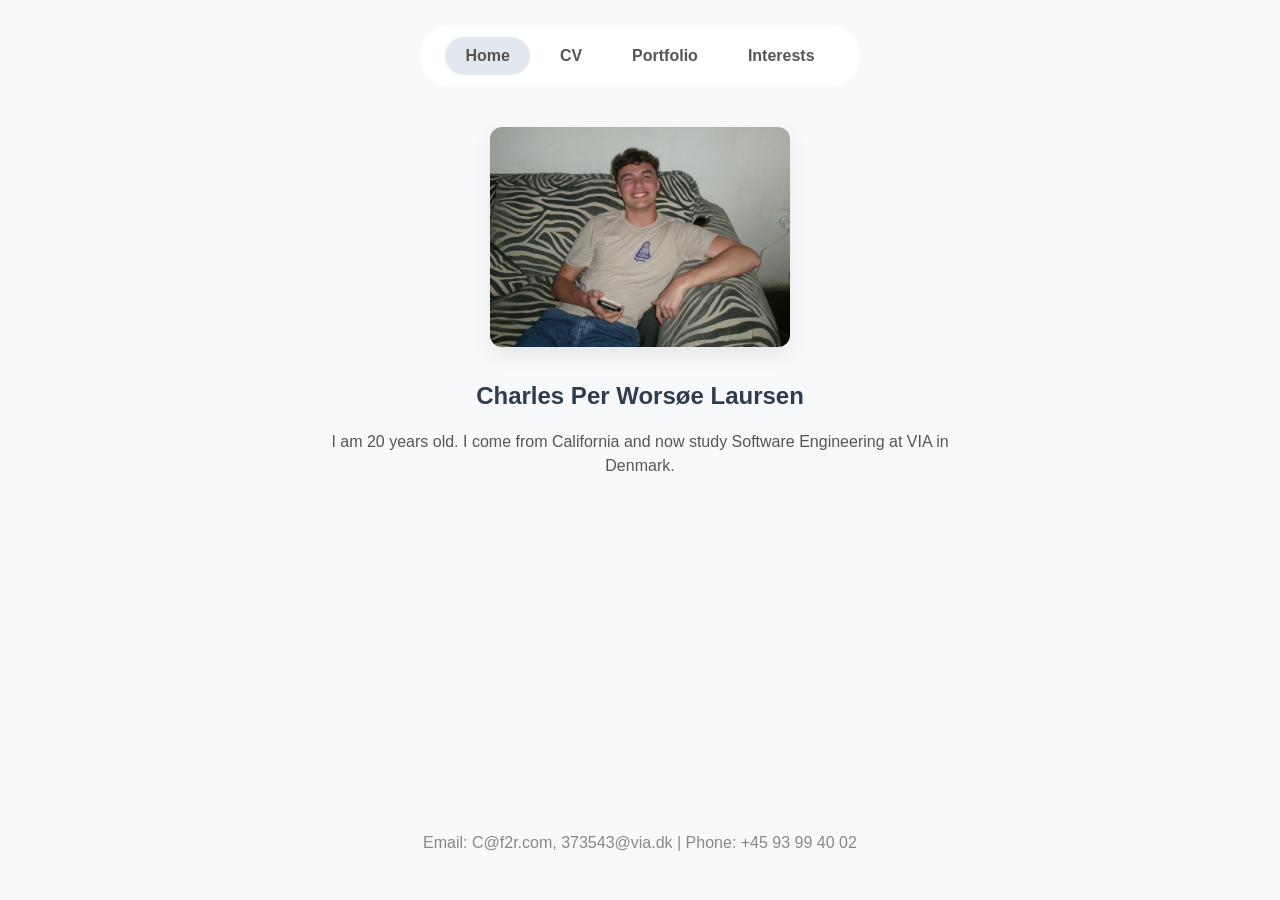
<file: index.html>
<!DOCTYPE html>
<html lang="en">
<head>
    <meta charset="UTF-8">
    <meta name="viewport" content="width=device-width, initial-scale=1.0">
    <title>Charlie Laursen</title>
    <link rel="stylesheet" href="style.css">
</head>
<body>

    <header>
        <nav>
            <a href="index.html" class="active">Home</a>
            <a href="cv.html">CV</a>
            <a href="portfolio.html">Portfolio</a>
            <a href="interests.html">Interests</a>
        </nav>
    </header>

    <main>
        <section>
            <img src="images/couch.jpg" alt="Charlie Laursen">
            <h1>Charles Per Worsøe Laursen</h1>
            <p>I am 20 years old. I come from California and now study Software Engineering at VIA in Denmark.</p>
        </section>
    </main>

    <footer>
        <p>Email: C@f2r.com, 373543@via.dk | Phone: +45 93 99 40 02</p>
    </footer>

</body>
</html>
</file>
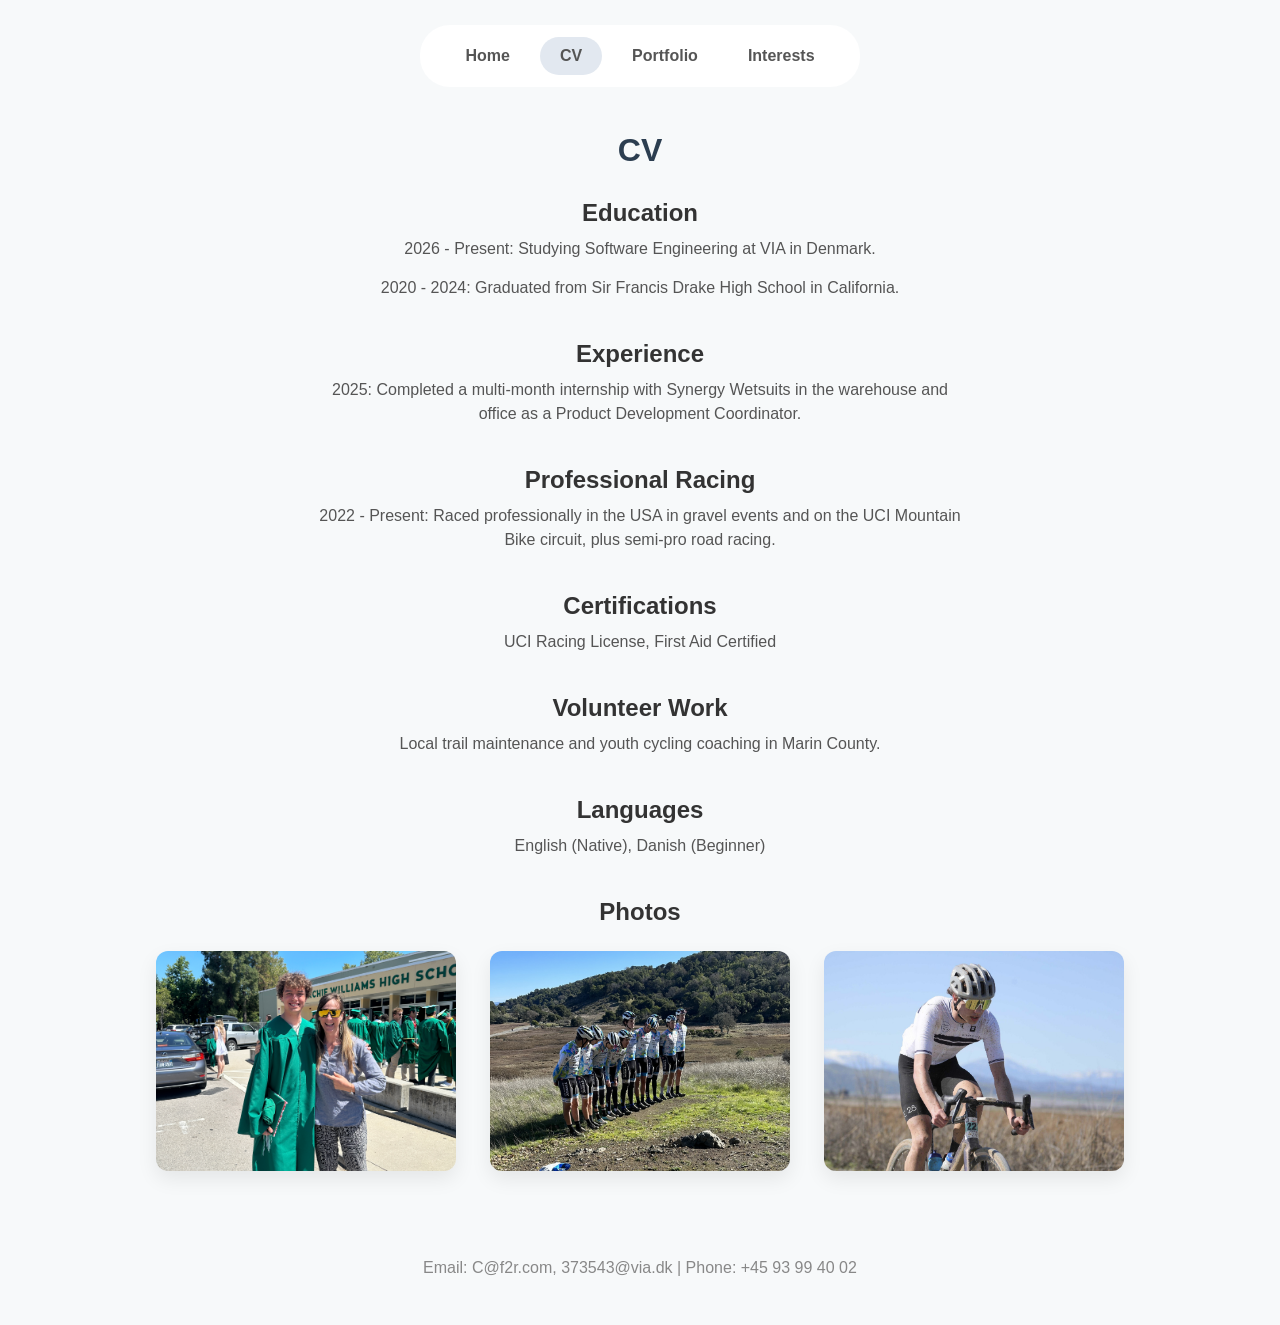
<file: cv.html>
<!DOCTYPE html>
<html lang="en">
<head>
    <meta charset="UTF-8">
    <meta name="viewport" content="width=device-width, initial-scale=1.0">
    <title>CV - Charlie Laursen</title>
    <link rel="stylesheet" href="style.css">
</head>
<body>

    <header>
        <nav>
            <a href="index.html">Home</a>
            <a href="cv.html" class="active">CV</a>
            <a href="portfolio.html">Portfolio</a>
            <a href="interests.html">Interests</a>
        </nav>
    </header>

    <main>
        <h1>CV</h1>

        <section>
            <h2>Education</h2>
            <p>2026 - Present: Studying Software Engineering at VIA in Denmark.</p>
            <p>2020 - 2024: Graduated from Sir Francis Drake High School in California.</p>
        </section>

        <section>
            <h2>Experience</h2>
            <p>2025: Completed a multi-month internship with Synergy Wetsuits in the warehouse and office as a Product Development Coordinator.</p>
        </section>

        <section>
            <h2>Professional Racing</h2>
            <p>2022 - Present: Raced professionally in the USA in gravel events and on the UCI Mountain Bike circuit, plus semi-pro road racing.</p>
        </section>

        <section>
            <h2>Certifications</h2>
            <p>UCI Racing License, First Aid Certified</p>
        </section>

        <section>
            <h2>Volunteer Work</h2>
            <p>Local trail maintenance and youth cycling coaching in Marin County.</p>
        </section>

        <section>
            <h2>Languages</h2>
            <p>English (Native), Danish (Beginner)</p>
        </section>

        <section class="grid">
            <h2>Photos</h2>
            <img src="images/hsgraduation.jpg" alt="High school graduation">
            <img src="images/team_photo.jpg" alt="UCI Mountain Bike team">
            <img src="images/gravel.jpg" alt="Gravel bike racing">
        </section>
    </main>

    <footer>
        <p>Email: C@f2r.com, 373543@via.dk | Phone: +45 93 99 40 02</p>
    </footer>

</body>
</html>
</file>
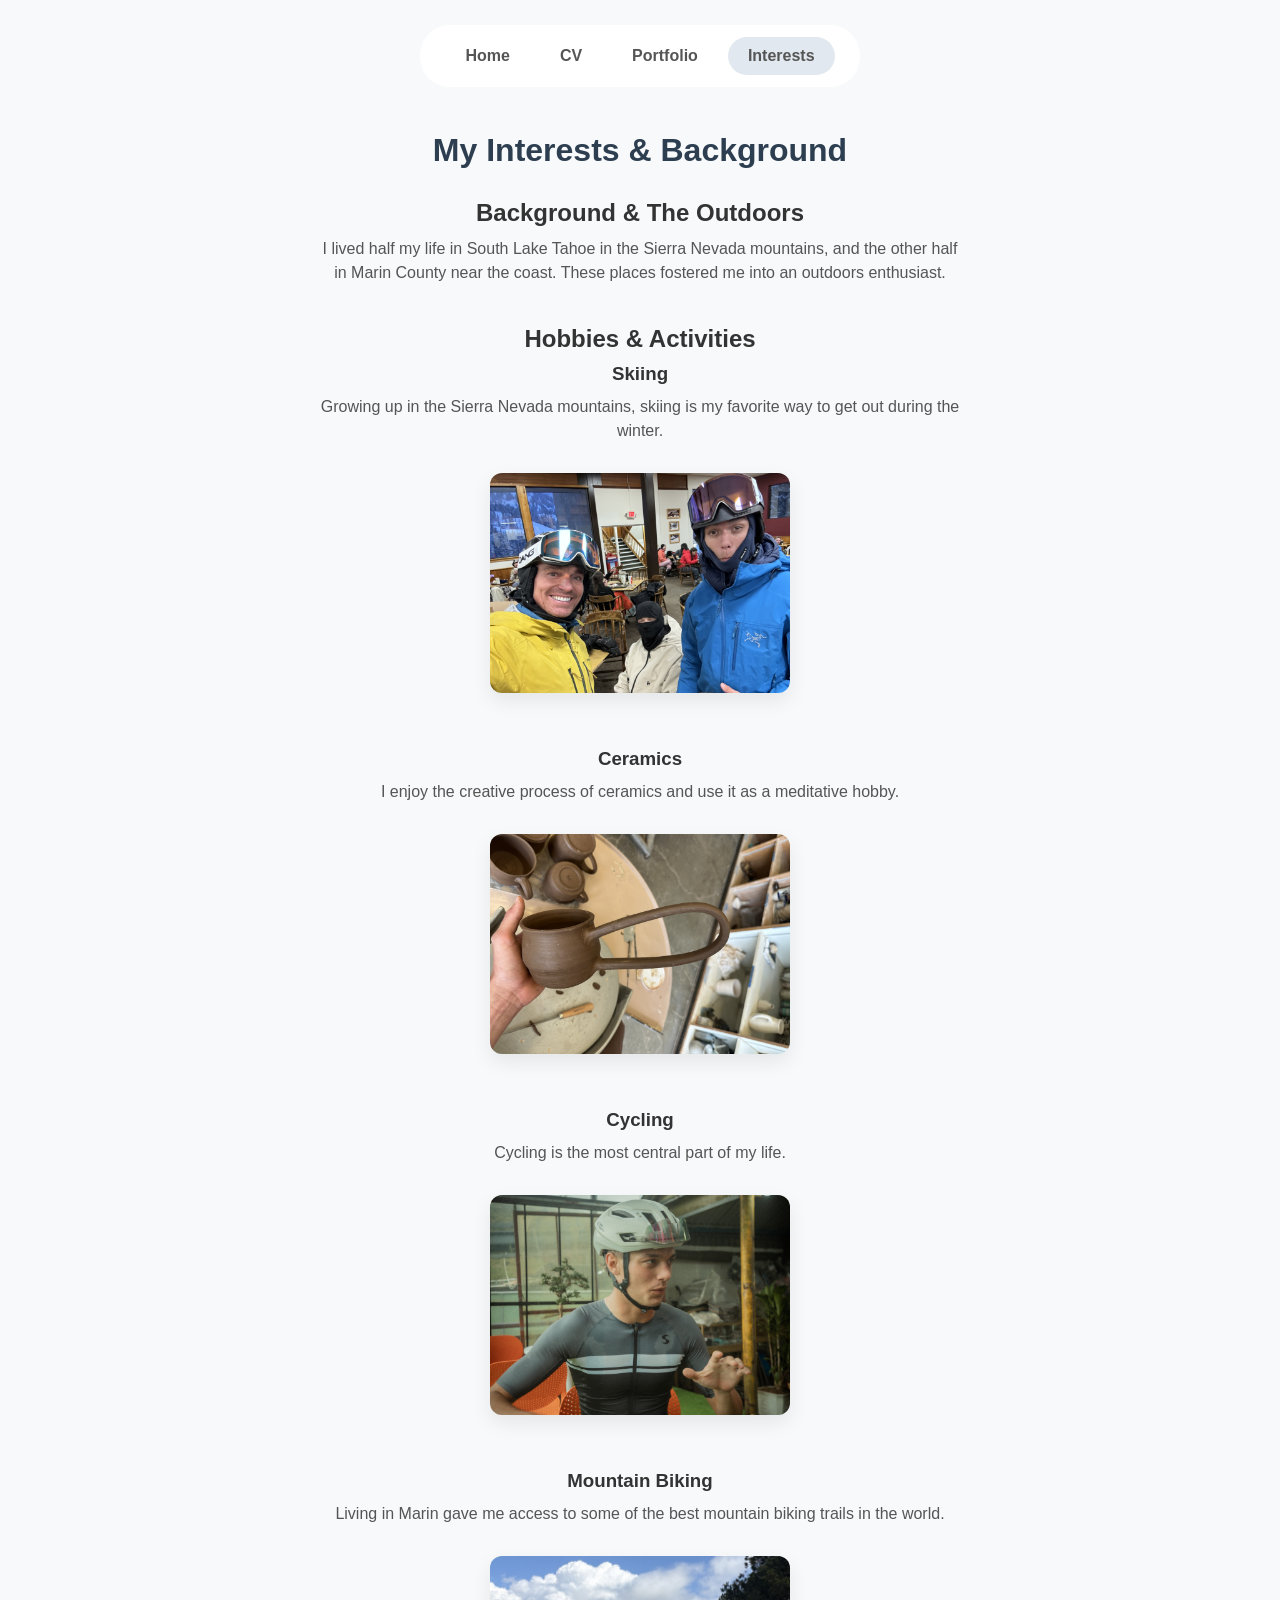
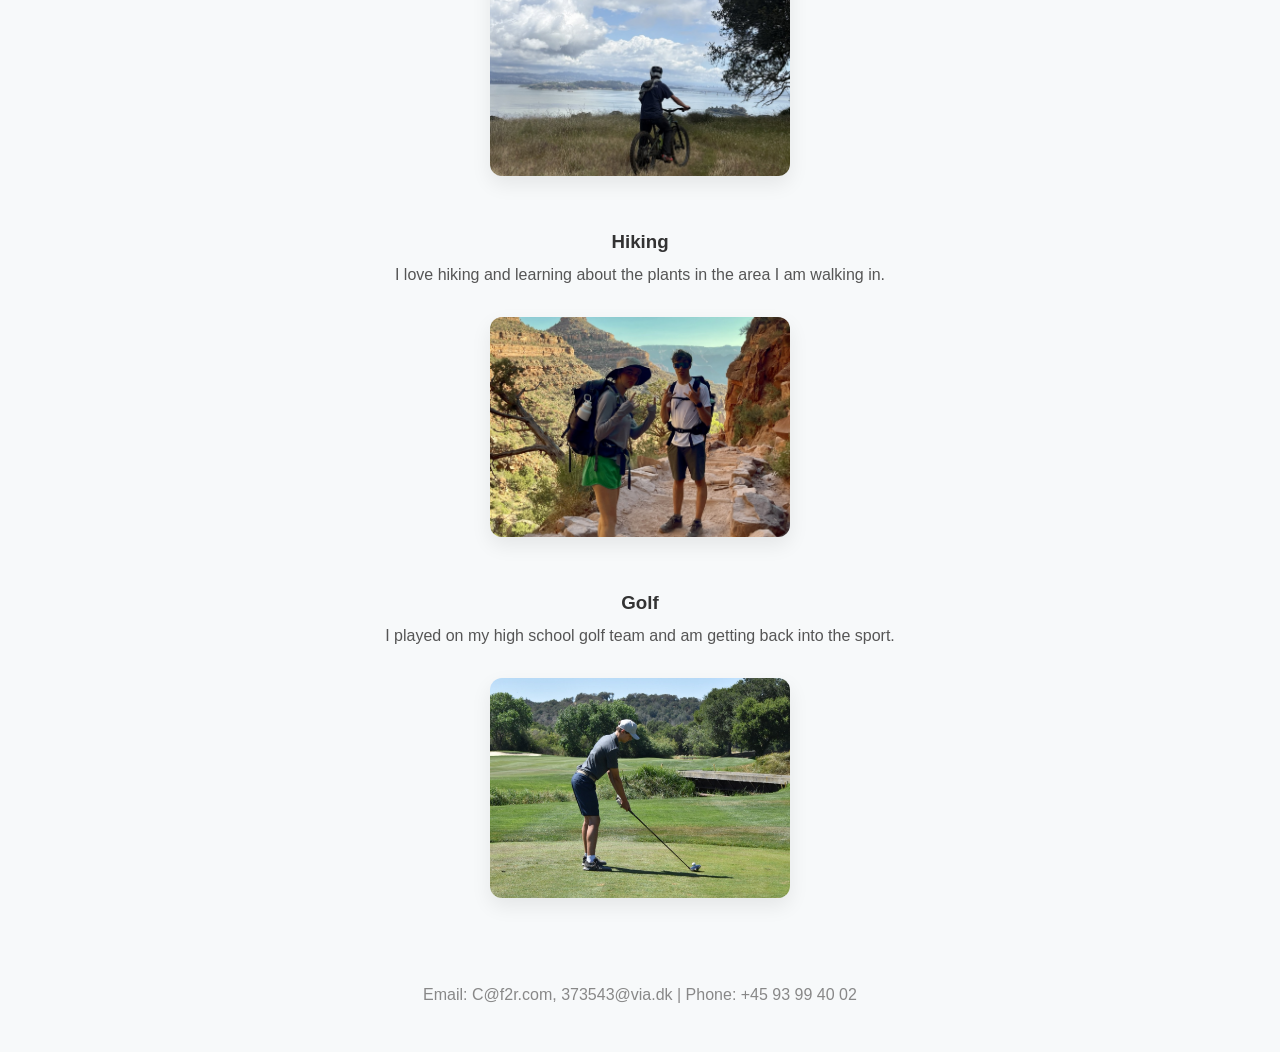
<file: interests.html>
<!DOCTYPE html>
<html lang="en">
<head>
    <meta charset="UTF-8">
    <meta name="viewport" content="width=device-width, initial-scale=1.0">
    <title>My Interests</title>
    <link rel="stylesheet" href="style.css">
</head>
<body>

    <header>
        <nav>
            <a href="index.html">Home</a>
            <a href="cv.html">CV</a>
            <a href="portfolio.html">Portfolio</a>
            <a href="interests.html" class="active">Interests</a>
        </nav>
    </header>

    <main>
        <h1>My Interests & Background</h1>

        <section>
            <h2>Background & The Outdoors</h2>
            <p>I lived half my life in South Lake Tahoe in the Sierra Nevada mountains, and the other half in Marin County near the coast. These places fostered me into an outdoors enthusiast.</p>
        </section>

        <h2>Hobbies & Activities</h2>

        <div class="grid">
            <section>
                <h3>Skiing</h3>
                <p>Growing up in the Sierra Nevada mountains, skiing is my favorite way to get out during the winter.</p>
                <img src="images/ski.jpg" alt="Skiing with friends"> 
            </section>

            <section>
                <h3>Ceramics</h3>
                <p>I enjoy the creative process of ceramics and use it as a meditative hobby.</p>
                <img src="images/pottery.jpg" alt="Handmade ceramic mug"> 
            </section>

            <section>
                <h3>Cycling</h3>
                <p>Cycling is the most central part of my life.</p>
                <img src="images/cycle.jpg" alt="Cycling"> 
            </section>

            <section>
                <h3>Mountain Biking</h3>
                <p>Living in Marin gave me access to some of the best mountain biking trails in the world.</p>
                <img src="images/mountain_bike.jpg" alt="Mountain biking picture"> 
            </section>

            <section>
                <h3>Hiking</h3>
                <p>I love hiking and learning about the plants in the area I am walking in.</p>
                <img src="images/hiking.jpg" alt="Canyon trail hike"> 
            </section>

            <section>
                <h3>Golf</h3>
                <p>I played on my high school golf team and am getting back into the sport.</p>
                <img src="images/golf2.jpg" alt="Golf picture"> 
            </section>
        </div>
    </main>

    <footer>
        <p>Email: C@f2r.com, 373543@via.dk | Phone: +45 93 99 40 02</p>
    </footer>

</body>
</html>
</file>
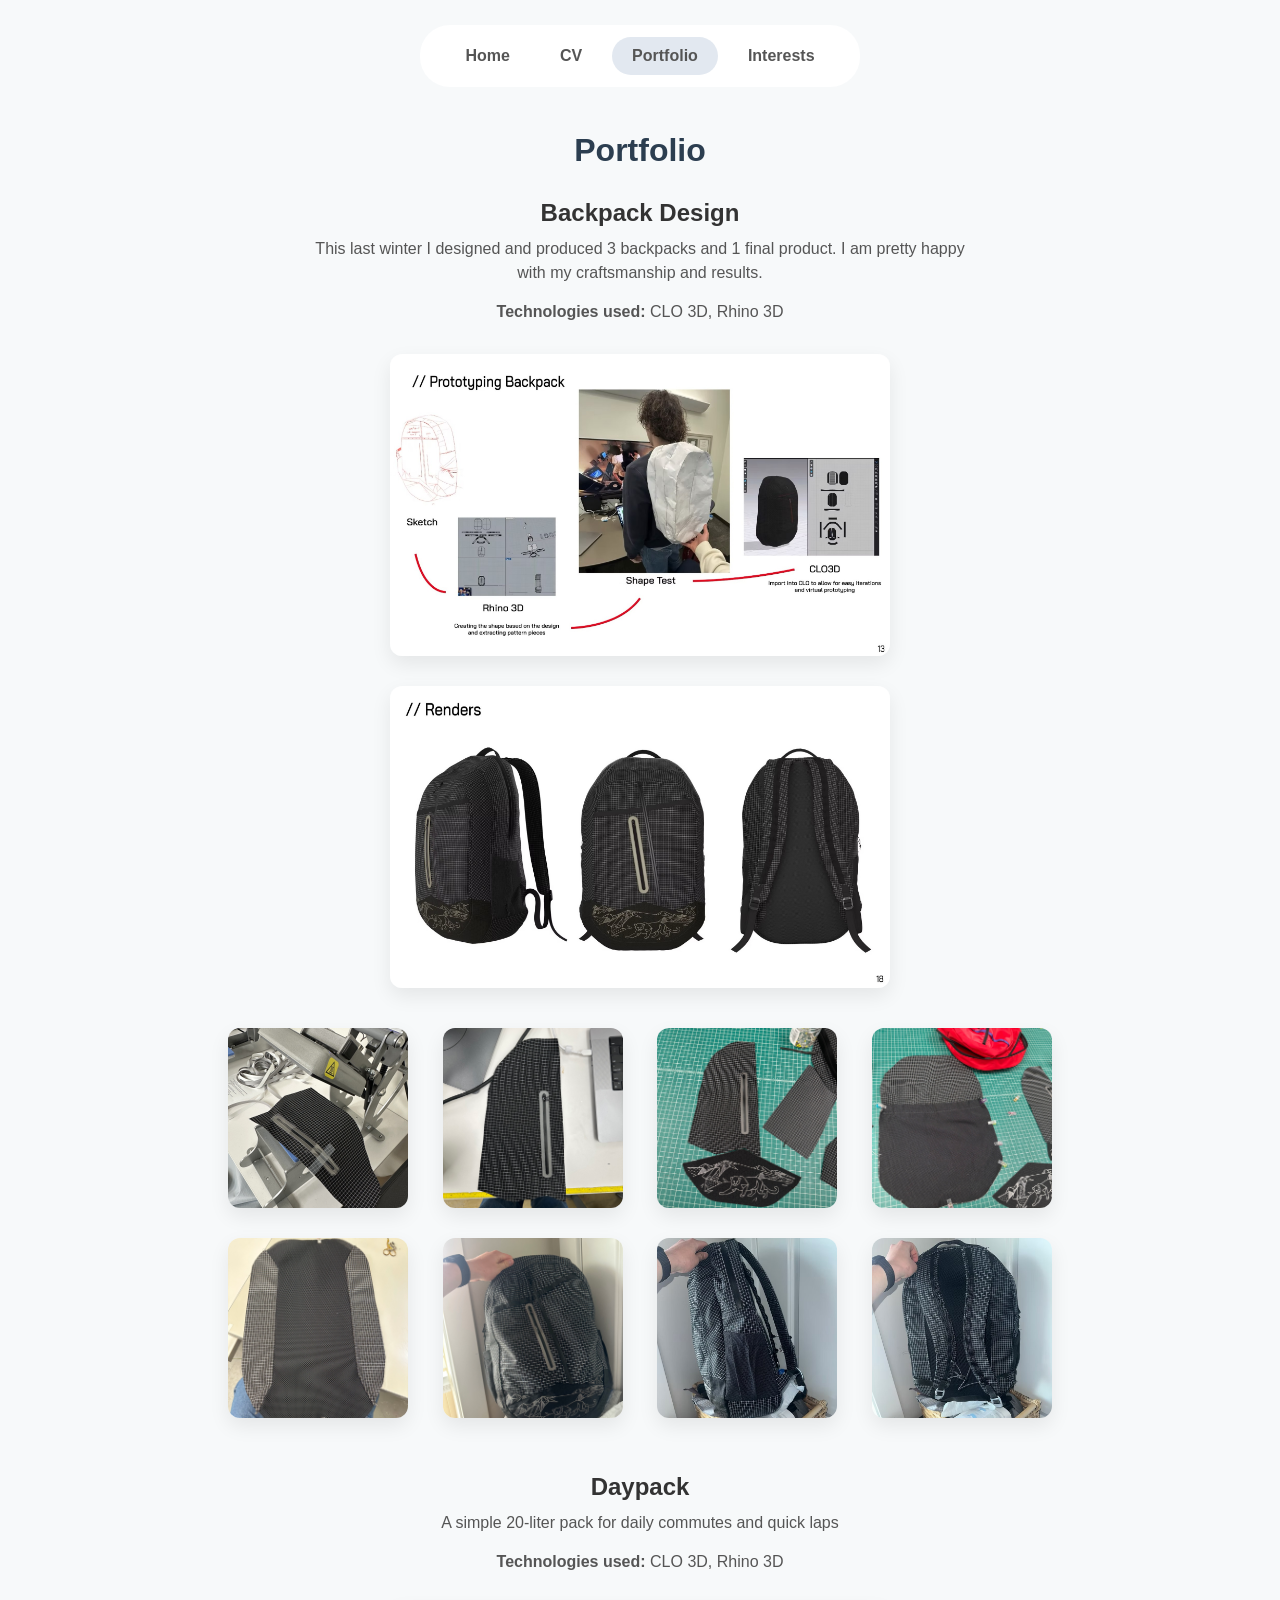
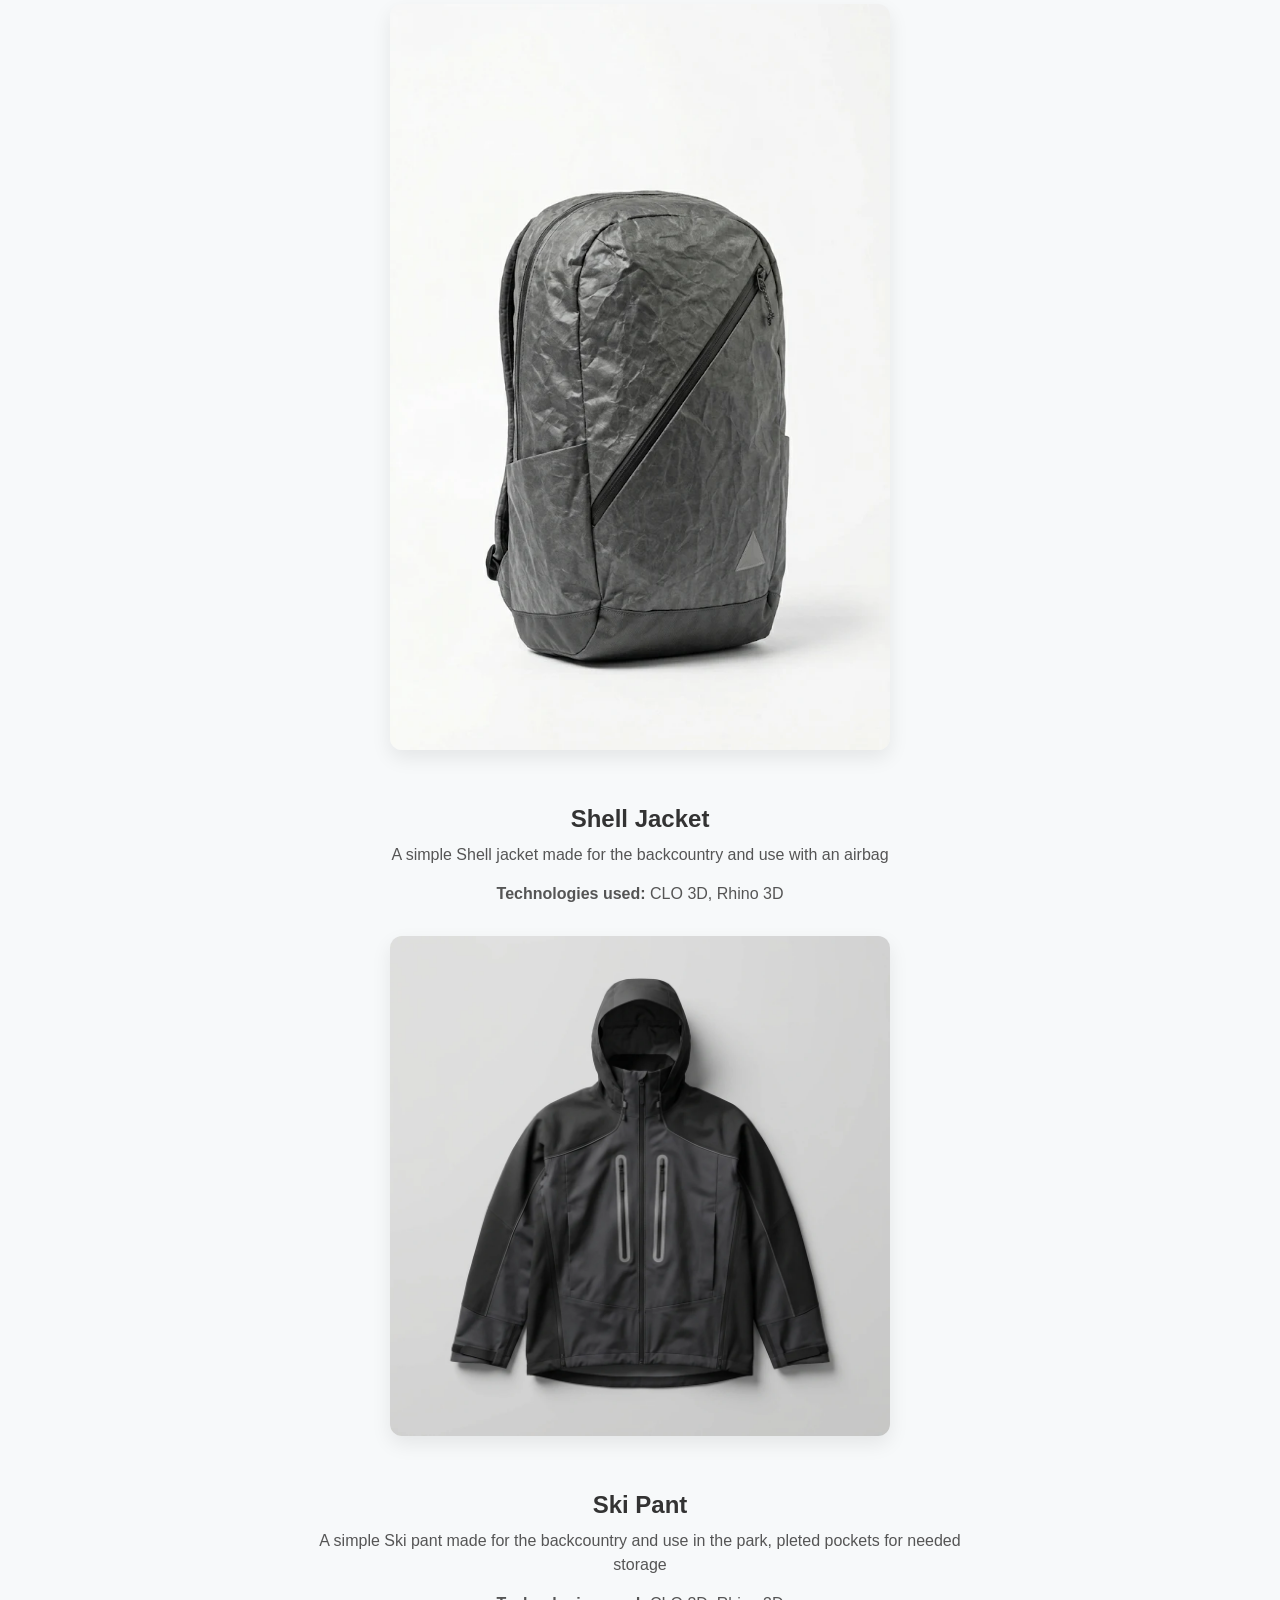
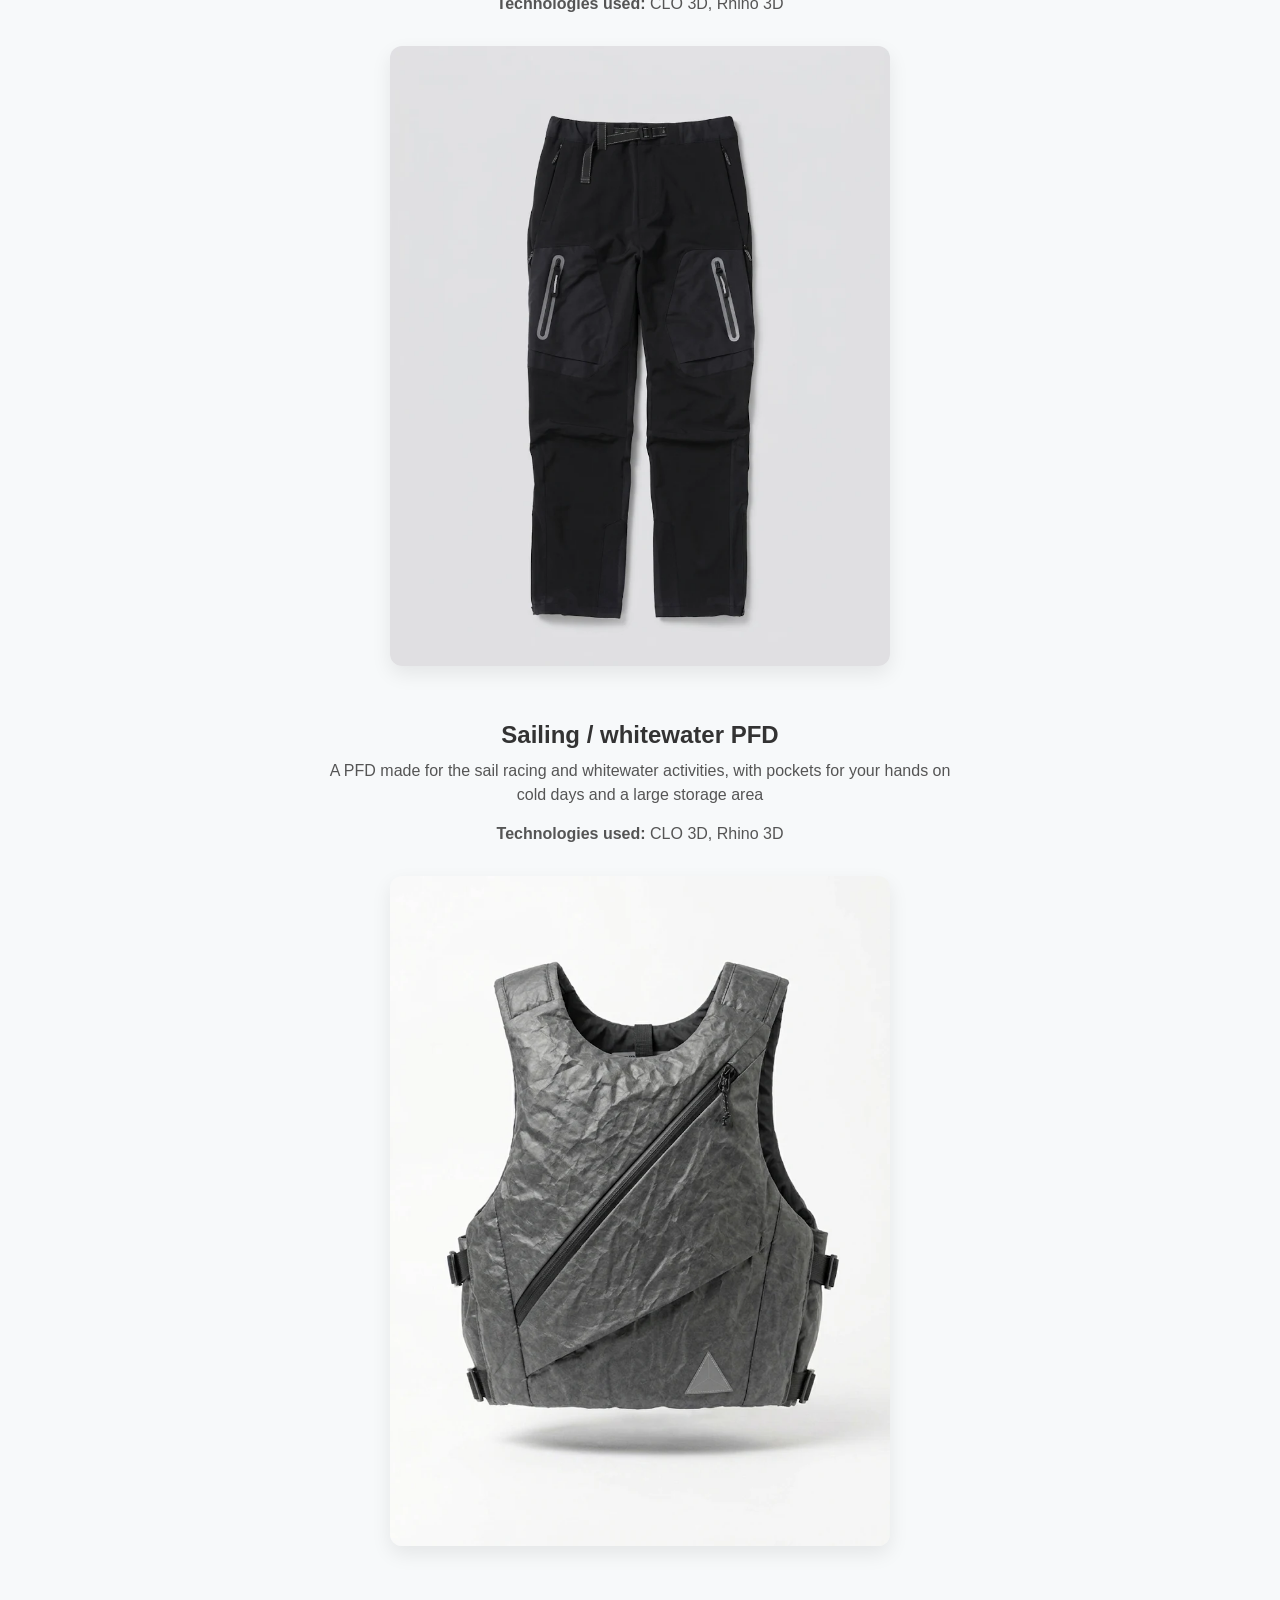
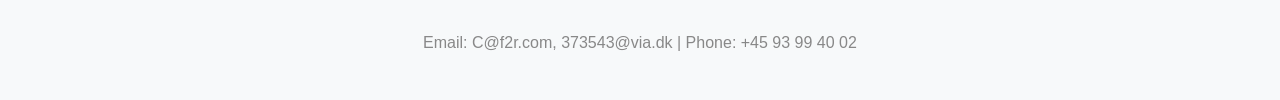
<file: portfolio.html>
<!DOCTYPE html>
<html lang="en">
<head>
    <meta charset="UTF-8">
    <meta name="viewport" content="width=device-width, initial-scale=1.0">
    <title>Portfolio - Charlie Laursen</title>
    <link rel="stylesheet" href="style.css">
</head>
<body>

    <header>
        <nav>
            <a href="index.html">Home</a>
            <a href="cv.html">CV</a>
            <a href="portfolio.html" class="active">Portfolio</a>
            <a href="interests.html">Interests</a>
        </nav>
    </header>

    <main>
        <h1>Portfolio</h1>

        <section>
            <h2>Backpack Design</h2>
            <p>This last winter I designed and produced 3 backpacks and 1 final product. I am pretty happy with my craftsmanship and results.</p>
            <p><strong>Technologies used:</strong> CLO 3D, Rhino 3D</p>

            
            <h3>
                <img src="images/Backpack1.jpg" alt="Backpack prototyping process from sketch to Rhino 3D and CLO 3D" class="large-img">
                <img src="images/backpack_render.jpg" alt="3D renders of the final backpack design" class="large-img">
            </h3>

    
            <div>
                <img src="images/Backpack9.jpg" alt="Backpack Making" class="small-img">
                <img src="images/Backpack6.jpg" alt="Backpack Making" class="small-img">
                <img src="images/Backpack7.jpg" alt="Backpack Making" class="small-img">
                <img src="images/Backpack4.jpg" alt="Backpack Making" class="small-img">
                <img src="images/Backpack8.jpg" alt="Backpack Making" class="small-img">
                <img src="images/Backpack3.jpg" alt="Backpack Making" class="small-img">
                <img src="images/Backpack2.jpg" alt="Backpack Making" class="small-img">
                <img src="images/Backpack5.jpg" alt="Backpack Making" class="small-img">
            </div>
        </section>

        <section>
            <h2>Daypack</h2>
            <p>A simple 20-liter pack for daily commutes and quick laps</p>
             <p><strong>Technologies used:</strong> CLO 3D, Rhino 3D</p>
            <div class="grid">
                <img src="images/daypack.jpg" alt="Daypack" class="large-img">
            </div>
        </section>

          <section>
            <h2>Shell Jacket</h2>
            <p>A simple Shell jacket made for the backcountry and use with an airbag</p>
             <p><strong>Technologies used:</strong> CLO 3D, Rhino 3D</p>
            <div class="grid">
                <img src="images/jacket.jpg" alt="Shell Jacket" class="large-img">
            </div>
        </section>

         <section>
            <h2>Ski Pant</h2>
            <p>A simple Ski pant made for the backcountry and use in the park, pleted pockets for needed storage</p>
             <p><strong>Technologies used:</strong> CLO 3D, Rhino 3D</p>
            <div class="grid">
                <img src="images/pant.jpg" alt="Ski Pant" class="large-img">
            </div>
        </section>

         <section>
            <h2>Sailing / whitewater PFD</h2>
            <p>A PFD made for the sail racing and whitewater activities, with pockets for your hands on cold days and a large storage area </p>
             <p><strong>Technologies used:</strong> CLO 3D, Rhino 3D</p>
            <div class="grid">
                <img src="images/pfd.jpg" alt="PFD" class="large-img">
            </div>
        </section>

    </main>

    <footer>
        <p>Email: C@f2r.com, 373543@via.dk | Phone: +45 93 99 40 02</p>
    </footer>

</body>
</html>
</file>
<file: style.css>
* {
    box-sizing: border-box;
    margin: 0;
    padding: 0;
}

body {
    background-color: #f7f9fa;
    font-family: Arial, sans-serif;
    display: flex;
    flex-direction: column;
    min-height: 100vh;
    text-align: center;
    color: #555;
}

main {
    width: 90%;
    max-width: 1000px;
    margin: 0 auto;
}

section {
    margin-bottom: 40px;
}

nav {
    background-color: #ffffff;
    padding: 12px 20px;
    margin: 25px auto;
    border-radius: 30px;
    width: fit-content;
    max-width: 95%;
    display: flex;
    flex-wrap: wrap;
}

a {
    text-decoration: none;
    padding: 10px 20px;
    color: #555;
    font-weight: bold;
    border-radius: 30px;
    margin: 0 5px;
    transition: background-color 0.2s ease;
    display: inline-block;
}

a:hover {
    background-color: #eef2f5;
    color: #111;
}

a.active {
    background-color: #e2e8f0; 
}

h1 {
    color: #2c3e50;
    margin: 20px 0;
}

h2 {
    color: #333;
    margin: 30px 0 10px 0;
}

h3 {
    color: #333;
    margin-bottom: 10px;
}


p {
    line-height: 1.5;
    max-width: 650px;
    margin: 0 auto 15px auto;
}

img {
    width: 300px;
    height: 220px;
    object-fit: cover; 
    border-radius: 12px;
    box-shadow: 0 8px 20px rgba(0, 0, 0, 0.08);
    margin: 15px;
    vertical-align: middle;
    max-width: 90%;
}

.large-img {
    width: 500px;
    height: auto;
}

.small-img {
    width: 180px;
    height: 180px;
}

footer {
    padding: 30px;
    color: #888;
    margin-top: auto;
}
</file>
